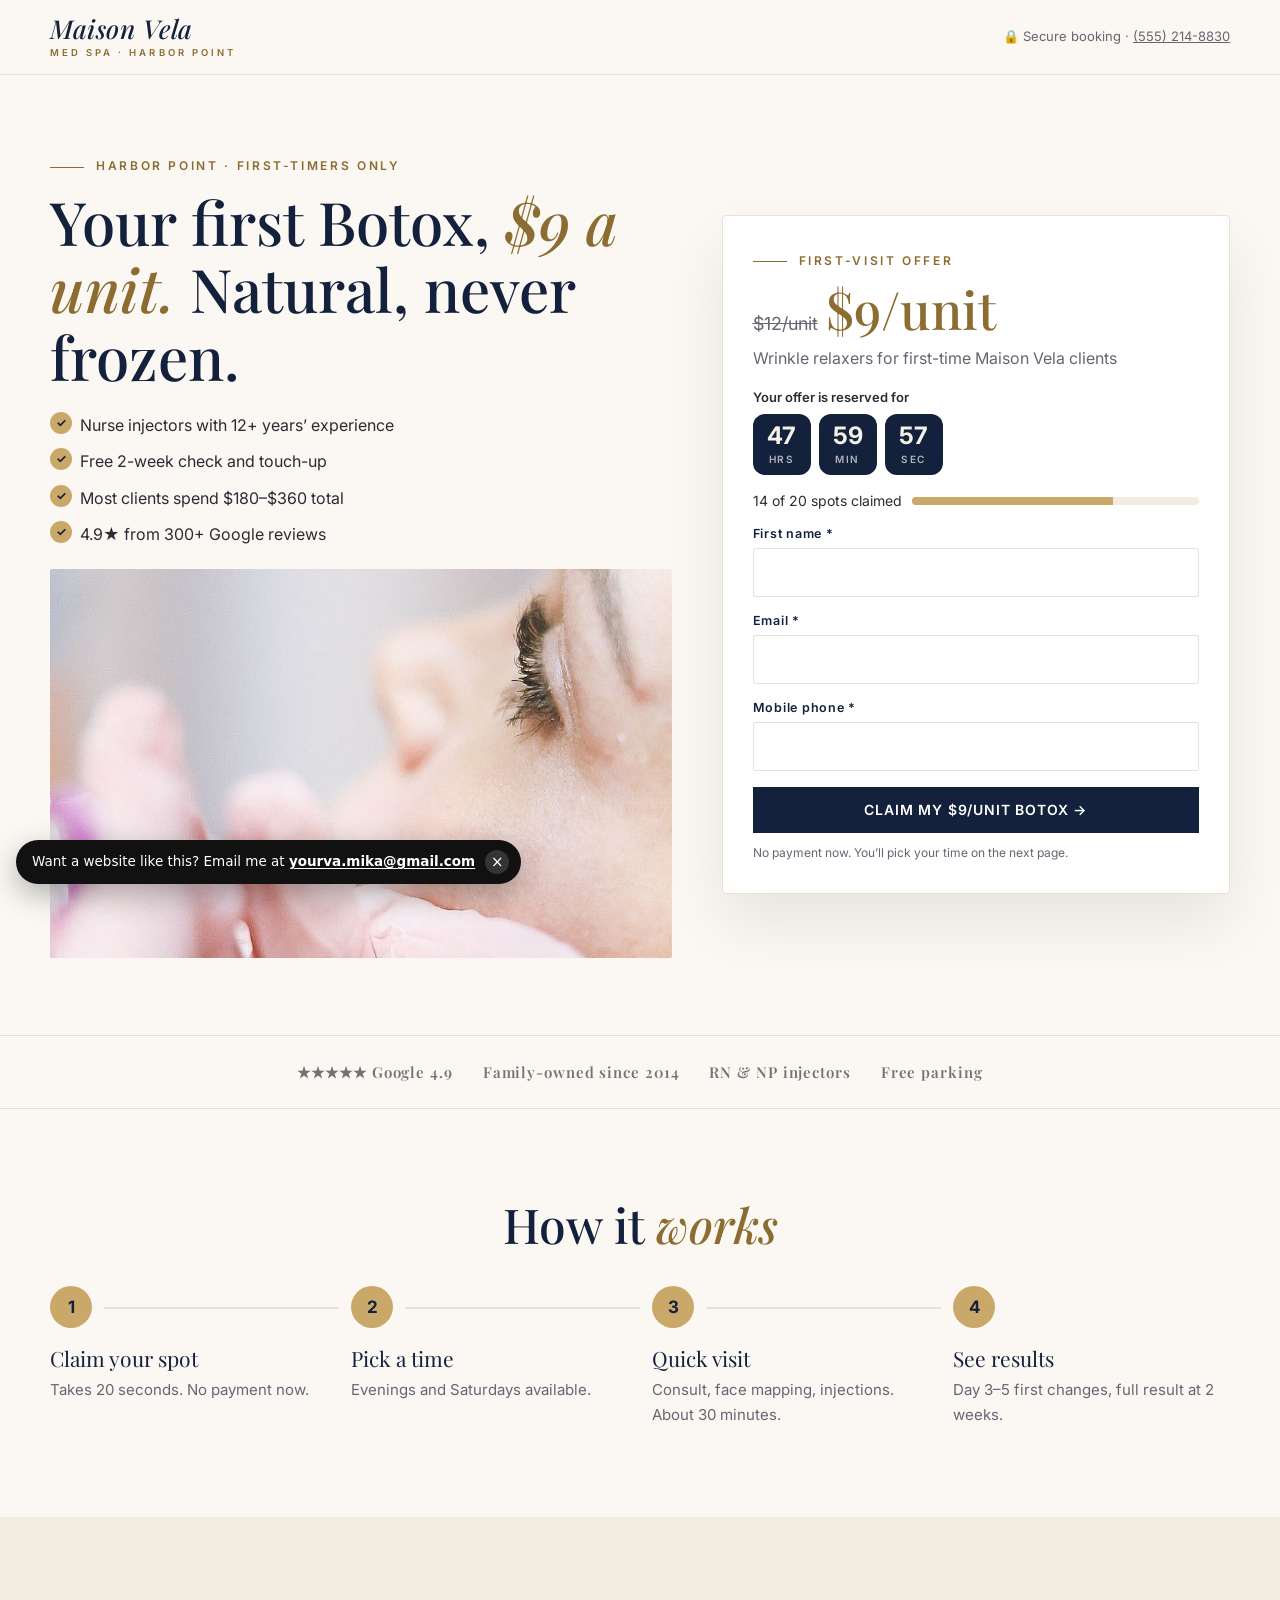
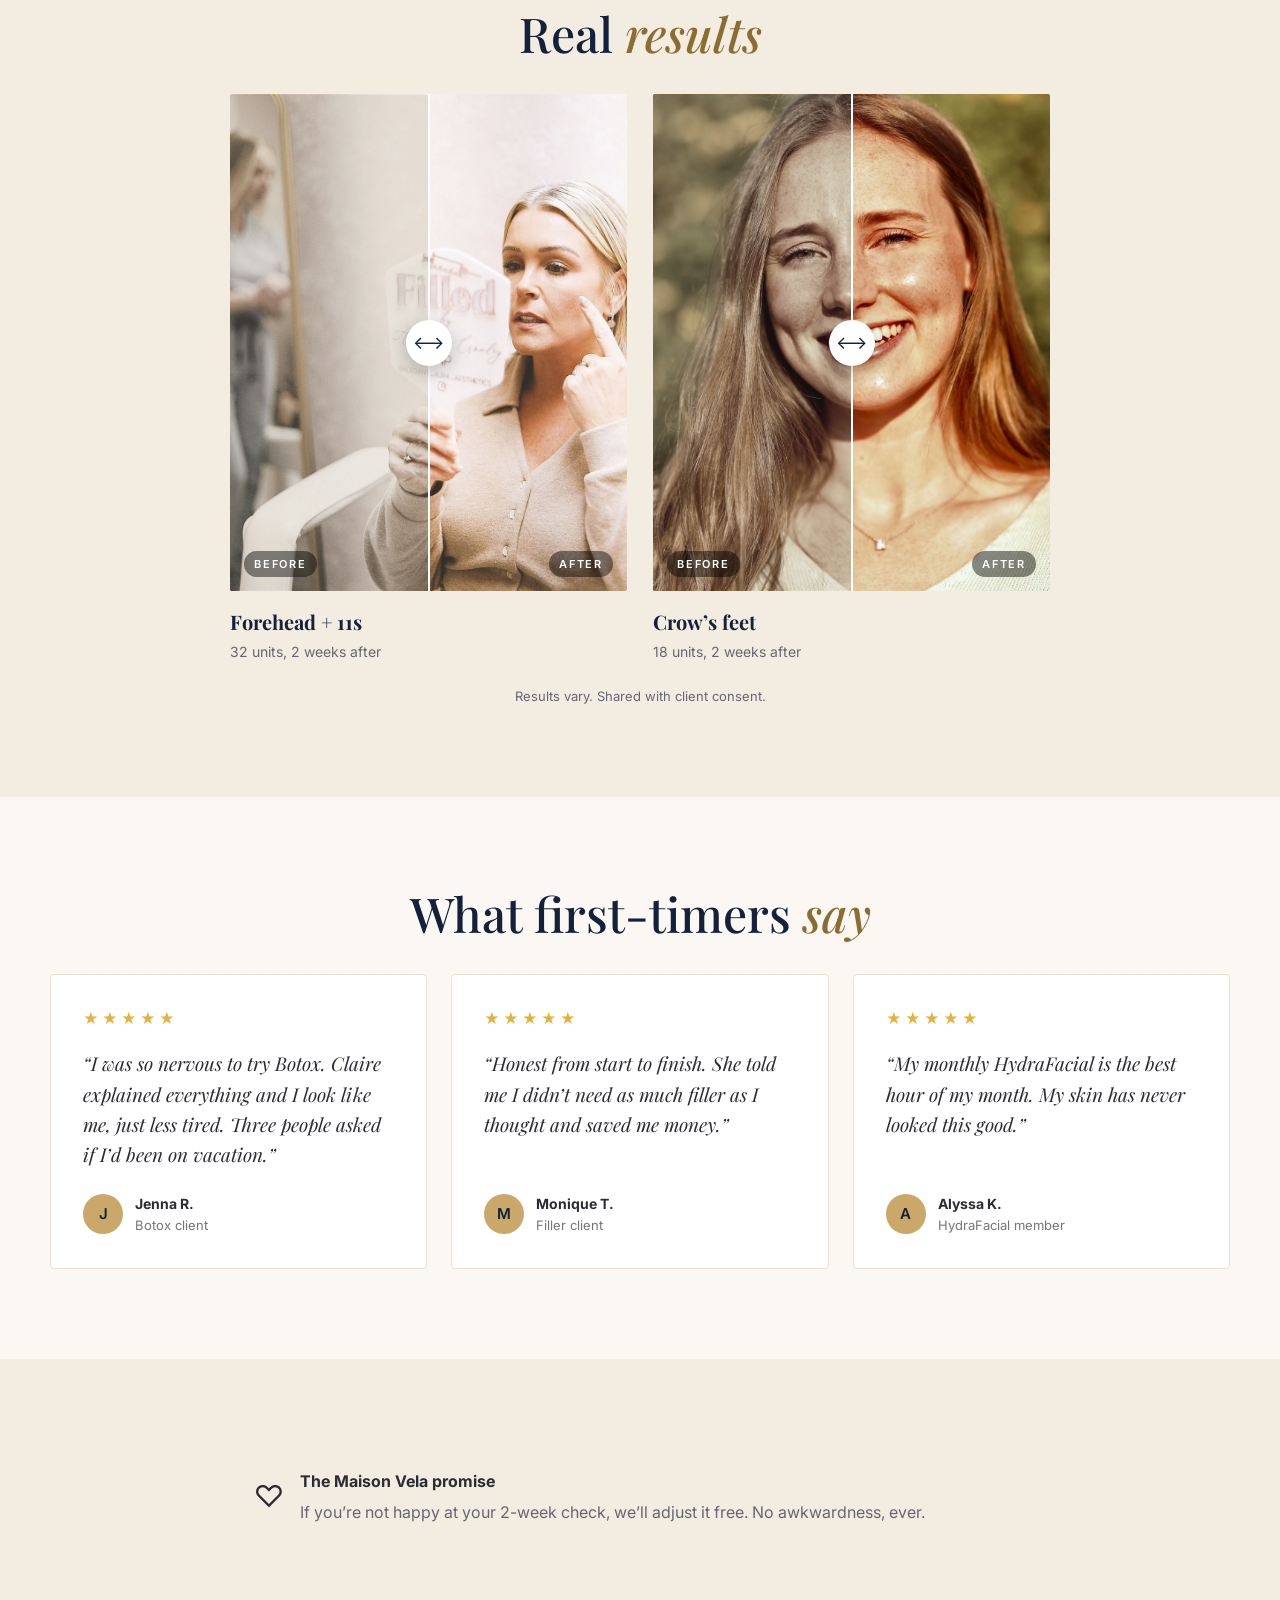
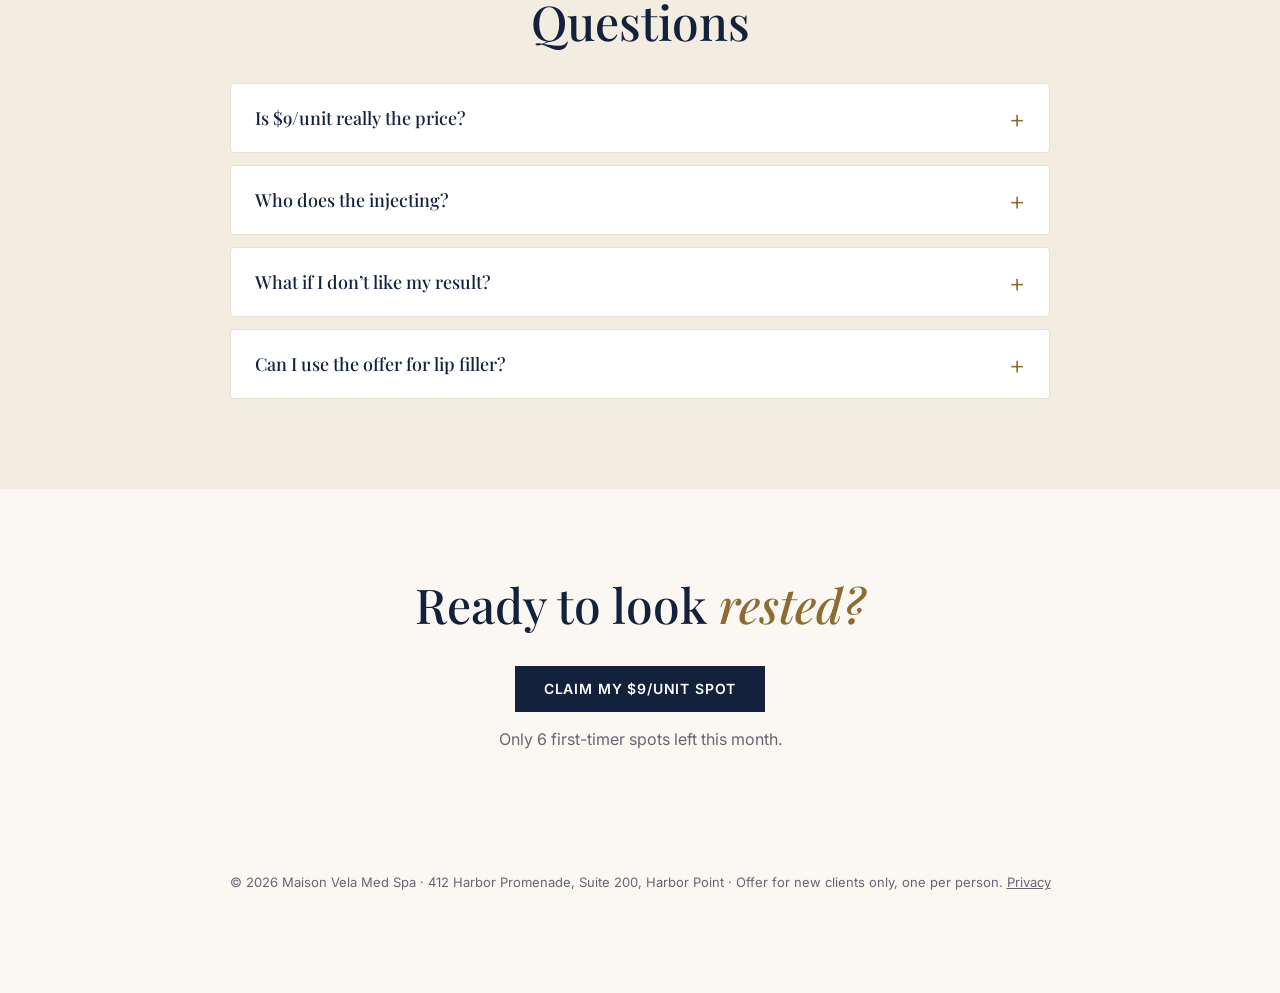
<file: index.html>
<!doctype html><html lang="en"><head><meta charset="utf-8"><meta name="viewport" content="width=device-width,initial-scale=1">
<title>$9/unit Botox for first-timers | Maison Vela</title><meta name="robots" content="noindex, nofollow"><meta name="description" content="Natural-looking Botox from $9/unit for first-time clients at Maison Vela in Harbor Point. Limited spots."><meta property="og:title" content="$9/unit Botox for first-timers | Maison Vela"><meta property="og:description" content="Natural-looking Botox from $9/unit for first-time clients at Maison Vela in Harbor Point. Limited spots.">
<link rel="icon" href="data:image/svg+xml,<svg xmlns='http://www.w3.org/2000/svg' viewBox='0 0 64 64'><rect width='64' height='64' rx='14' fill='%2314213D'/><text x='32' y='44' font-size='32' text-anchor='middle' fill='white' font-family='Georgia'>M</text></svg>">
<link rel="preconnect" href="https://fonts.googleapis.com"><link rel="preconnect" href="https://fonts.gstatic.com" crossorigin>
<link href="https://fonts.googleapis.com/css2?family=Playfair+Display:ital,wght@0,500;0,600;1,500&family=Inter:wght@400;500;600;700&display=swap" rel="stylesheet"><link rel="stylesheet" href="css/style.css"></head><body><div class="f-top"><div class="wrap"><a class="logo" href="#"><b>Maison Vela</b><small>Med Spa · Harbor Point</small></a><span class="secure">🔒 Secure booking · <a href="tel:5552148830">(555) 214-8830</a></span></div></div>
<section class="f-hero"><div class="wrap"><div><span class="eyebrow">Harbor Point · First-timers only</span><h1>Your first Botox, <em>$9 a unit.</em> Natural, never frozen.</h1>
<ul class="f-check"><li>Nurse injectors with 12+ years’ experience</li><li>Free 2-week check and touch-up</li><li>Most clients spend $180–$360 total</li><li>4.9★ from 300+ Google reviews</li></ul>
<img src="img/34220525.jpg" alt="Botox treatment" style="border-radius:var(--r-img);aspect-ratio:16/10;object-fit:cover;width:100%"></div><div class="offer-box" id="claim"><span class="eyebrow">First-visit offer</span><div><span class="was">$12/unit</span><span class="now">$9/unit</span></div><p class="muted" style="margin-top:6px">Wrinkle relaxers for first-time Maison Vela clients</p>
<div style="margin:16px 0 6px;font-size:13px;font-weight:600">Your offer is reserved for</div><div class="cd" data-countdown="48"><span><b data-cd="h">47</b><small>hrs</small></span><span><b data-cd="m">59</b><small>min</small></span><span><b data-cd="s">59</b><small>sec</small></span></div>
<div class="spots"><span>14 of 20 spots claimed</span><i><b style="width:70%"></b></i></div><form class="form" data-lead data-next="schedule.html" novalidate style="grid-template-columns:1fr"><div class="field"><label for="f-first">First name *</label><input type="text" name="first" id="f-first" autocomplete="on" placeholder="" required><span class="msg">This field is required.</span></div><div class="field"><label for="f-email">Email *</label><input type="email" name="email" id="f-email" autocomplete="email" placeholder="" required><span class="msg">Please enter a valid email.</span></div><div class="field"><label for="f-phone">Mobile phone *</label><input type="tel" name="phone" id="f-phone" autocomplete="on" placeholder="" required><span class="msg">Please enter a 10-digit phone number.</span></div>
<button class="btn">Claim my $9/unit Botox →</button></form><p class="muted" style="font-size:12px;margin-top:10px">No payment now. You’ll pick your time on the next page.</p></div></div></section>
<section class="tight" style="padding:26px 0;border-block:1px solid var(--line)"><div class="wrap logos"><span>★★★★★ Google 4.9</span><span>Family-owned since 2014</span><span>RN & NP injectors</span><span>Free parking</span></div></section>
<section class="f-sec"><div class="wrap"><h2>How it <em>works</em></h2><div class="steps-line"><div><b>Claim your spot</b><p>Takes 20 seconds. No payment now.</p></div><div><b>Pick a time</b><p>Evenings and Saturdays available.</p></div><div><b>Quick visit</b><p>Consult, face mapping, injections. About 30 minutes.</p></div><div><b>See results</b><p>Day 3–5 first changes, full result at 2 weeks.</p></div></div></div></section>
<section class="f-sec alt"><div class="wrap"><h2>Real <em>results</em></h2><div class="bagrid" style="grid-template-columns:1fr 1fr;max-width:820px;margin:0 auto"><div><div class="ba"><img src="img/34220535.jpg" alt="After" loading="lazy"><img class="before" src="img/34220535.jpg" alt="Before" loading="lazy"><div class="bar"></div><span class="lb l">Before</span><span class="lb r">After</span><input type="range" min="0" max="100" value="50" aria-label="Drag to compare before and after"></div><div class="bacap"><b>Forehead + 11s</b><span>32 units, 2 weeks after</span></div></div><div><div class="ba"><img src="img/10260754.jpg" alt="After" loading="lazy"><img class="before" src="img/10260754.jpg" alt="Before" loading="lazy"><div class="bar"></div><span class="lb l">Before</span><span class="lb r">After</span><input type="range" min="0" max="100" value="50" aria-label="Drag to compare before and after"></div><div class="bacap"><b>Crow’s feet</b><span>18 units, 2 weeks after</span></div></div></div><p class="consent center">Results vary. Shared with client consent.</p></div></section>
<section class="f-sec"><div class="wrap"><h2>What first-timers <em>say</em></h2><div class="plans" style="align-items:stretch"><div class="review"><span class="stars" aria-label="5 stars">★★★★★</span><p>“I was so nervous to try Botox. Claire explained everything and I look like me, just less tired. Three people asked if I’d been on vacation.”</p><div class="who"><i>J</i><div><b>Jenna R.</b><span>Botox client</span></div></div></div><div class="review"><span class="stars" aria-label="5 stars">★★★★★</span><p>“Honest from start to finish. She told me I didn’t need as much filler as I thought and saved me money.”</p><div class="who"><i>M</i><div><b>Monique T.</b><span>Filler client</span></div></div></div><div class="review"><span class="stars" aria-label="5 stars">★★★★★</span><p>“My monthly HydraFacial is the best hour of my month. My skin has never looked this good.”</p><div class="who"><i>A</i><div><b>Alyssa K.</b><span>HydraFacial member</span></div></div></div></div></div></section>
<section class="f-sec alt"><div class="wrap" style="max-width:820px"><div class="guarantee"><i>♡</i><div><b>The Maison Vela promise</b><p class="muted" style="margin:4px 0 0">If you’re not happy at your 2-week check, we’ll adjust it free. No awkwardness, ever.</p></div></div><h2 style="margin-top:50px">Questions</h2><div class="faq"><details><summary>Is $9/unit really the price?</summary><p>Yes, for your first wrinkle-relaxer visit. Most first-timers use 20–40 units ($180–$360).</p></details><details><summary>Who does the injecting?</summary><p>A registered nurse or nurse practitioner with at least 5 years of experience.</p></details><details><summary>What if I don’t like my result?</summary><p>Come back at 2 weeks for a free check and touch-up.</p></details><details><summary>Can I use the offer for lip filler?</summary><p>This offer is for wrinkle relaxers. Lip flips can be added at your visit.</p></details></div></div></section>
<section class="f-sec center"><div class="wrap"><h2>Ready to look <em>rested?</em></h2><a class="btn" href="#claim">Claim my $9/unit spot</a><p class="muted" style="margin-top:14px">Only 6 first-timer spots left this month.</p></div></section>
<div class="f-foot">© 2026 Maison Vela Med Spa · 412 Harbor Promenade, Suite 200, Harbor Point · Offer for new clients only, one per person. <a href="privacy.html">Privacy</a></div>
<a class="btn mobile-book" href="#claim">Claim $9/unit Botox</a><div id="exit-pop"><div class="pop-bg"></div><div class="pop" style="grid-template-columns:1fr;width:min(480px,100%)"><div class="in" style="text-align:center"><button class="pop-close" aria-label="Close">×</button><span class="eyebrow">Wait, before you go</span><h3>Get a free lip flip with your first Botox</h3><p class="muted" style="margin-bottom:18px">A $95 value, only for this visit.</p>
<form class="form" data-lead data-next="schedule.html" novalidate style="grid-template-columns:1fr;text-align:left"><div class="field"><label for="f-first">First name *</label><input type="text" name="first" id="f-first" autocomplete="on" placeholder="" required><span class="msg">This field is required.</span></div><div class="field"><label for="f-phone">Mobile phone *</label><input type="tel" name="phone" id="f-phone" autocomplete="on" placeholder="" required><span class="msg">Please enter a 10-digit phone number.</span></div><div class="field"><label for="f-email">Email *</label><input type="email" name="email" id="f-email" autocomplete="email" placeholder="" required><span class="msg">Please enter a valid email.</span></div><button class="btn">Yes, add my free lip flip</button></form><button class="link" data-close style="margin-top:14px;background:none">No thanks</button></div></div></div><script src="js/site-data.js"></script><script src="js/core.js" defer></script></body></html>
</file>
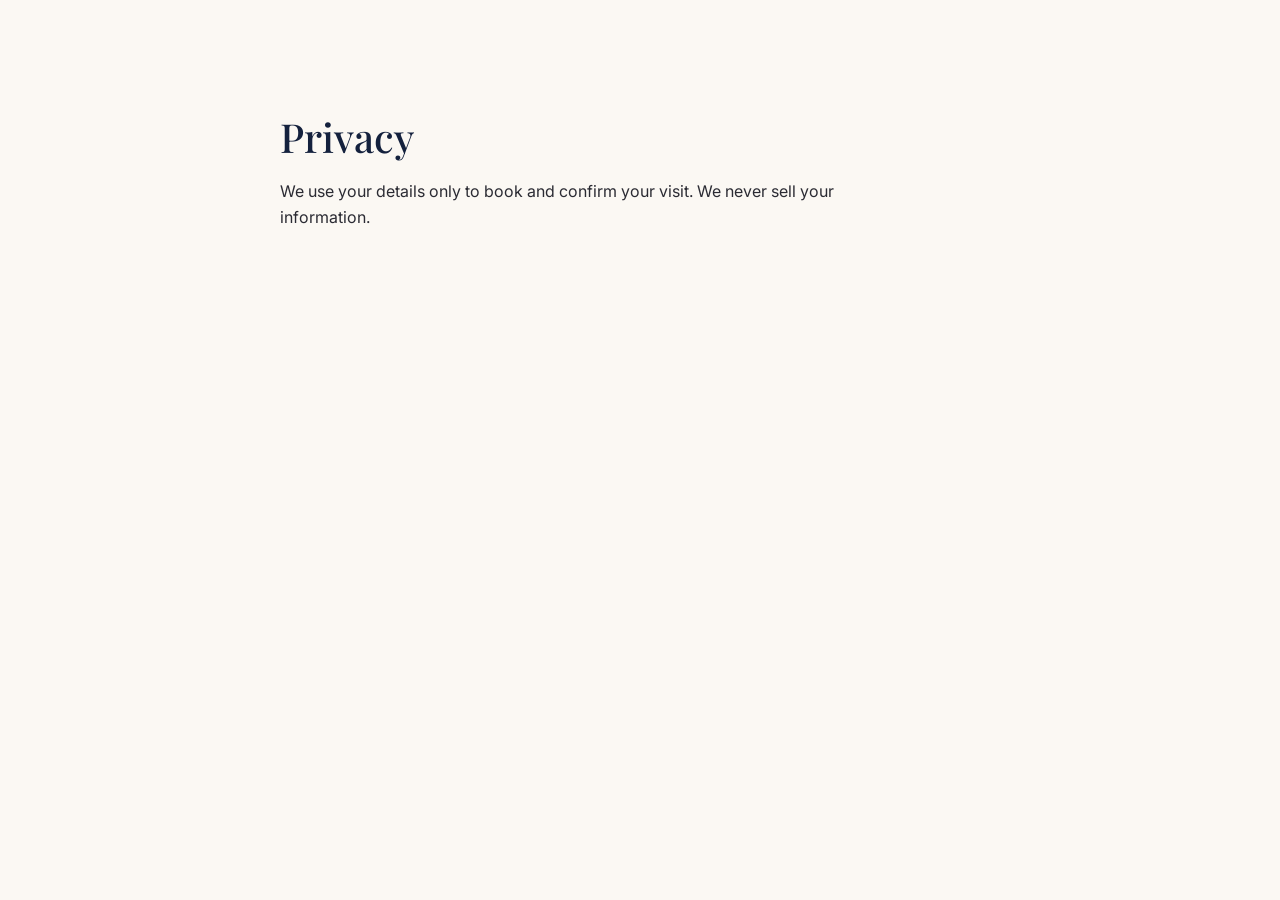
<file: privacy.html>
<!doctype html><html lang="en"><head><meta charset="utf-8"><meta name="viewport" content="width=device-width,initial-scale=1">
<title>Privacy</title><meta name="robots" content="noindex, nofollow"><meta name="description" content=""><meta property="og:title" content="Privacy"><meta property="og:description" content="">
<link rel="icon" href="data:image/svg+xml,<svg xmlns='http://www.w3.org/2000/svg' viewBox='0 0 64 64'><rect width='64' height='64' rx='14' fill='%23000'/><text x='32' y='44' font-size='32' text-anchor='middle' fill='white' font-family='Georgia'>A</text></svg>">
<link rel="preconnect" href="https://fonts.googleapis.com"><link rel="preconnect" href="https://fonts.gstatic.com" crossorigin>
<link href="https://fonts.googleapis.com/css2?family=Playfair+Display:ital,wght@0,500;0,600;1,500&family=Inter:wght@400;500;600;700&display=swap" rel="stylesheet"><link rel="stylesheet" href="css/style.css"></head><body><main class="section"><div class="wrap" style="max-width:720px"><h1 style="font-size:40px">Privacy</h1><p style="margin-top:18px">We use your details only to book and confirm your visit. We never sell your information.</p></div></main></body></html>
</file>
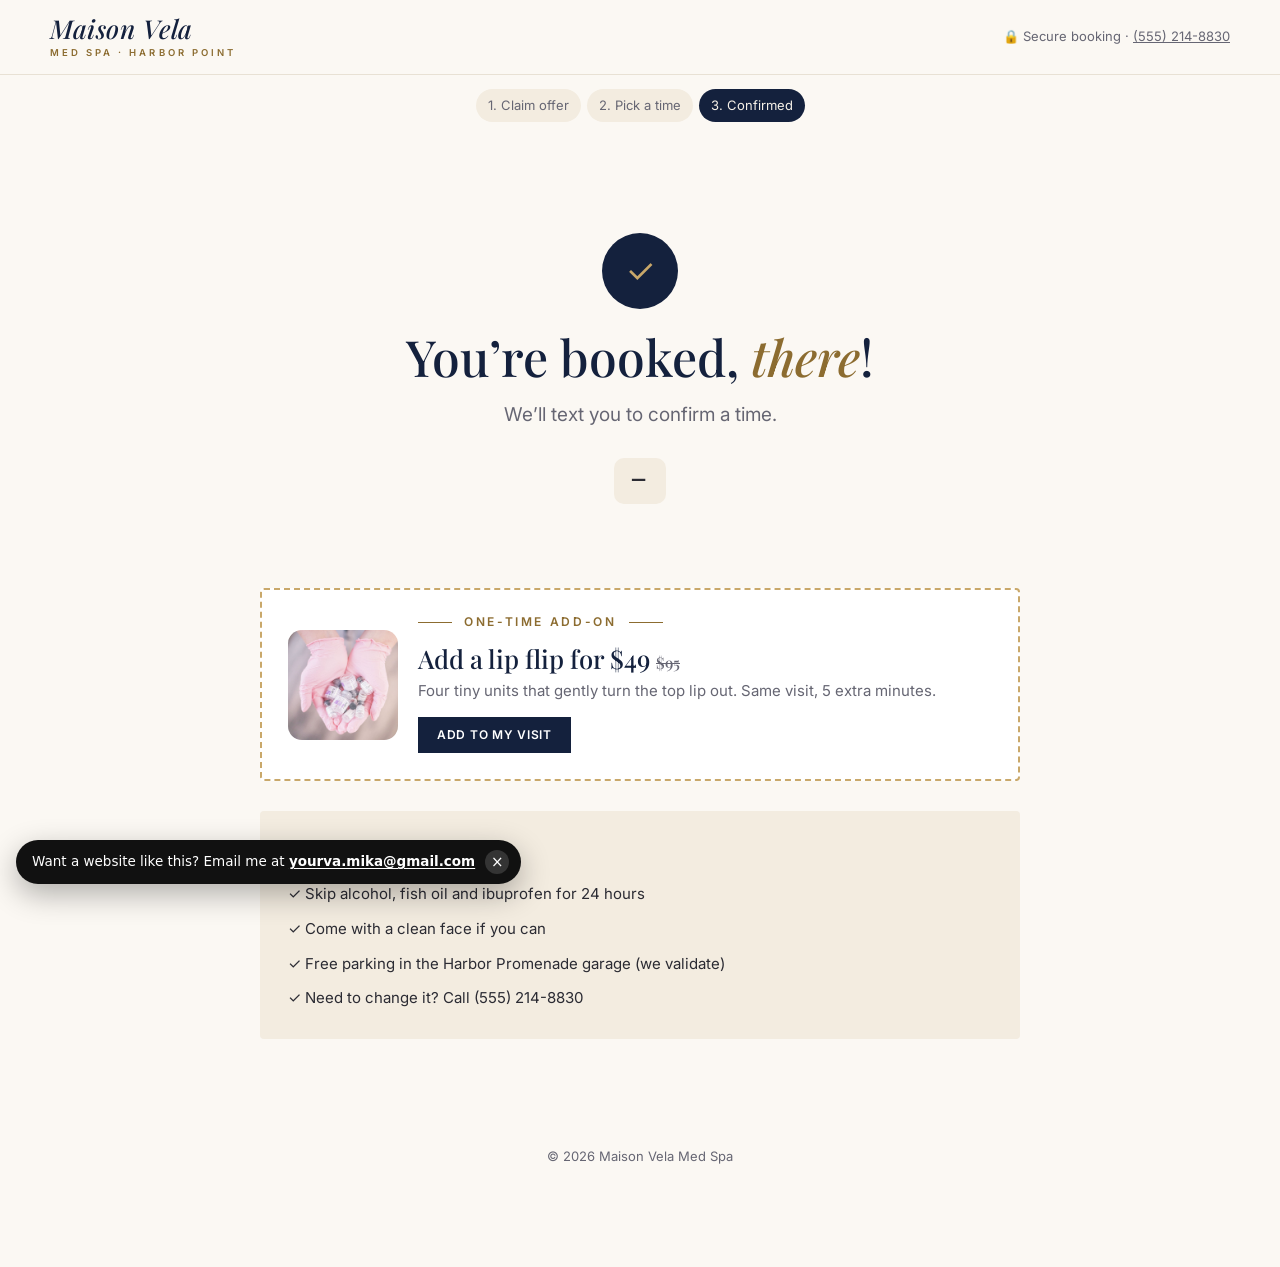
<file: thank-you.html>
<!doctype html><html lang="en"><head><meta charset="utf-8"><meta name="viewport" content="width=device-width,initial-scale=1">
<title>You’re booked! | Maison Vela</title><meta name="robots" content="noindex, nofollow"><meta name="description" content="Booking confirmed."><meta property="og:title" content="You’re booked! | Maison Vela"><meta property="og:description" content="Booking confirmed.">
<link rel="icon" href="data:image/svg+xml,<svg xmlns='http://www.w3.org/2000/svg' viewBox='0 0 64 64'><rect width='64' height='64' rx='14' fill='%2314213D'/><text x='32' y='44' font-size='32' text-anchor='middle' fill='white' font-family='Georgia'>M</text></svg>">
<link rel="preconnect" href="https://fonts.googleapis.com"><link rel="preconnect" href="https://fonts.gstatic.com" crossorigin>
<link href="https://fonts.googleapis.com/css2?family=Playfair+Display:ital,wght@0,500;0,600;1,500&family=Inter:wght@400;500;600;700&display=swap" rel="stylesheet"><link rel="stylesheet" href="css/style.css"></head><body><div class="f-top"><div class="wrap"><a class="logo" href="#"><b>Maison Vela</b><small>Med Spa · Harbor Point</small></a><span class="secure">🔒 Secure booking · <a href="tel:5552148830">(555) 214-8830</a></span></div></div><div class="f-progress"><span class="">1. Claim offer</span><span class="">2. Pick a time</span><span class="on">3. Confirmed</span></div>
<section class="section tight" id="ty"><div class="wrap center" style="max-width:760px"><div class="done-box"><div class="ok">✓</div><h1 style="font-size:clamp(34px,4vw,50px)">You’re booked, <em id="ty-name">there</em>!</h1><p class="lead" id="ty-when" style="margin:14px auto"></p><div class="refcode" id="ty-ref">—</div>
<div class="btns"><button class="btn" id="ty-ics" type="button">Add to calendar</button></div></div>
<div class="upsell"><img src="img/34220325.jpg" alt=""><div><span class="eyebrow">One-time add-on</span><h3>Add a lip flip for $49 <span class="muted" style="font-size:16px;text-decoration:line-through">$95</span></h3><p class="muted" style="font-size:15px;margin:6px 0 14px">Four tiny units that gently turn the top lip out. Same visit, 5 extra minutes.</p><button class="btn sm" data-upsell="Lip flip $49">Add to my visit</button></div></div>
<div class="side-card" style="text-align:left;margin-top:30px"><h3>Before your visit</h3><ul><li>✓ Skip alcohol, fish oil and ibuprofen for 24 hours</li><li>✓ Come with a clean face if you can</li><li>✓ Free parking in the Harbor Promenade garage (we validate)</li><li>✓ Need to change it? Call (555) 214-8830</li></ul></div></div></section><div class="f-foot">© 2026 Maison Vela Med Spa</div><script src="js/site-data.js"></script><script src="js/core.js" defer></script></body></html>
</file>
<file: css/style.css>
/* Base styles shared by all three sites; each site sets its own tokens + look in theme.css */
*{box-sizing:border-box;margin:0;padding:0}[hidden]{display:none!important}
html{scroll-behavior:smooth;-webkit-text-size-adjust:100%}
body{font:16px/1.65 var(--sans);color:var(--ink);background:var(--bg);overflow-x:hidden}
img{max-width:100%;display:block}
a{color:inherit}
button{font:inherit;cursor:pointer;border:0;background:none;color:inherit}
h1,h2,h3,h4{font-family:var(--serif);font-weight:var(--hw,500);line-height:1.12;color:var(--head)}
h1{font-size:clamp(40px,6vw,76px)}h2{font-size:clamp(30px,4vw,48px)}h3{font-size:clamp(21px,2vw,26px)}
h1 em,h2 em,h3 em{font-style:italic;color:var(--accent-ink)}
p{max-width:64ch}
.wrap{width:min(1180px,100% - 40px);margin-inline:auto}
.section{padding:clamp(64px,9vw,120px) 0}
.section.tight{padding:clamp(48px,6vw,80px) 0}
.alt{background:var(--soft)}
.dark{background:var(--deep);color:var(--on-deep)}.dark h2,.dark h3{color:var(--on-deep)}
.eyebrow{font:600 12px/1 var(--sans);letter-spacing:.22em;text-transform:uppercase;color:var(--accent-ink);display:block;margin-bottom:16px}
.dark .eyebrow{color:var(--accent)}
.lead{font-size:clamp(17px,1.5vw,19px);color:var(--muted)}
.dark .lead{color:var(--on-deep-muted)}
.muted{color:var(--muted)}
.center{text-align:center}.center p,p.center{margin-inline:auto}
.head{display:flex;justify-content:space-between;align-items:end;gap:24px;margin-bottom:44px;flex-wrap:wrap}
.head p{margin-top:12px}
.sr{position:absolute;width:1px;height:1px;overflow:hidden;clip:rect(0 0 0 0)}

/* buttons */
.btn{display:inline-flex;align-items:center;justify-content:center;gap:8px;padding:15px 28px;border-radius:var(--r-btn);background:var(--btn);color:var(--btn-ink);font:600 14px/1 var(--sans);letter-spacing:.06em;text-transform:var(--btn-case,uppercase);text-decoration:none;transition:.25s;border:1.5px solid var(--btn)}
.btn:hover{background:var(--btn-hover);border-color:var(--btn-hover);transform:translateY(-1px)}
.btn.ghost{background:transparent;color:var(--head);border-color:currentColor}
.btn.ghost:hover{background:var(--head);color:var(--bg);border-color:var(--head)}
.dark .btn.ghost,.hero .btn.ghost{color:#fff}
.btn.light{background:#fff;color:var(--deep);border-color:#fff}
.btn.disabled{opacity:.45;pointer-events:none}
.btn.sm{padding:11px 18px;font-size:12px}
.link{font-weight:600;text-decoration:none;border-bottom:1.5px solid var(--accent);padding-bottom:2px}

/* announcement + header */
.announce{background:var(--deep);color:var(--on-deep);font-size:13.5px;text-align:center;padding:10px 44px;position:relative}
.announce a{color:var(--accent);font-weight:600}
.announce button{position:absolute;right:14px;top:50%;transform:translateY(-50%);font-size:18px;opacity:.7}
.site-header{position:sticky;top:0;z-index:50;background:var(--hdr-bg);transition:.3s;border-bottom:1px solid transparent}
.site-header.scrolled{box-shadow:0 8px 30px rgba(0,0,0,.07);border-color:var(--line)}
.site-header .wrap{display:flex;align-items:center;justify-content:space-between;height:80px;gap:20px}
.logo{text-decoration:none;display:flex;flex-direction:column;line-height:1}
.logo b{font:var(--logo-w,500) 26px/1 var(--serif);color:var(--head);letter-spacing:var(--logo-ls,.02em)}
.logo small{font:600 9.5px/1 var(--sans);letter-spacing:.32em;text-transform:uppercase;color:var(--accent-ink);margin-top:6px}
.nav{display:flex;gap:30px}
.nav a{text-decoration:none;font:500 14.5px var(--sans);color:var(--ink);position:relative;padding:6px 0}
.nav a::after{content:"";position:absolute;left:0;right:100%;bottom:0;height:1.5px;background:var(--accent);transition:.3s}
.nav a:hover::after,.nav a.active::after{right:0}
.hdr-cta{display:flex;align-items:center;gap:14px}
.hdr-cta .tel{font:600 14px var(--sans);text-decoration:none;color:var(--head)}
.burger{display:none;width:42px;height:42px;position:relative}
.burger i{position:absolute;left:9px;right:9px;height:2px;background:var(--head);transition:.3s}
.burger i:nth-child(1){top:14px}.burger i:nth-child(2){top:20px}.burger i:nth-child(3){top:26px}
.nav-open .burger i:nth-child(1){top:20px;transform:rotate(45deg)}.nav-open .burger i:nth-child(2){opacity:0}.nav-open .burger i:nth-child(3){top:20px;transform:rotate(-45deg)}
.mobile-nav{display:none}
.cart-btn{position:relative;width:42px;height:42px;display:flex;align-items:center;justify-content:center}
.cart-count{position:absolute;top:2px;right:0;background:var(--accent);color:var(--deep);font:700 11px/18px var(--sans);min-width:18px;height:18px;border-radius:9px;text-align:center}

/* hero */
.hero{position:relative;min-height:min(88vh,820px);display:flex;align-items:center;color:#fff;overflow:hidden}
.hero>img{position:absolute;inset:0;width:100%;height:100%;object-fit:cover;object-position:var(--hero-pos,center)}
.hero::before{content:"";position:absolute;inset:0;background:var(--hero-shade);z-index:1}
.hero .wrap{position:relative;z-index:2}
.hero h1{color:#fff;max-width:13ch}
.hero h1 em{color:var(--accent)}
.hero p{font-size:clamp(17px,1.6vw,20px);margin:22px 0 34px;opacity:.92;max-width:46ch}
.hero .btns{display:flex;gap:14px;flex-wrap:wrap}
.hero .proof{display:flex;gap:28px;margin-top:46px;flex-wrap:wrap;font-size:14px}
.hero .proof b{display:block;font:500 28px/1 var(--serif);color:var(--accent);margin-bottom:6px}
.page-hero{padding:clamp(56px,8vw,100px) 0 clamp(40px,5vw,64px);background:var(--soft);text-align:center}
.page-hero p{margin:16px auto 0}
.crumbs{font-size:13px;color:var(--muted);margin-bottom:16px}.crumbs a{text-decoration:none}

/* trust strip */
.trust{border-bottom:1px solid var(--line);background:var(--bg)}
.trust .wrap{display:grid;grid-template-columns:repeat(4,1fr);gap:20px;padding:26px 0}
.trust div{display:flex;align-items:center;gap:12px;font-size:14px;color:var(--muted)}
.trust b{display:block;color:var(--head);font-size:15px}
.trust i{font-style:normal;width:42px;height:42px;flex:none;border-radius:50%;background:var(--soft);display:flex;align-items:center;justify-content:center;color:var(--accent-ink);font-size:18px}

/* split */
.split{display:grid;grid-template-columns:1fr 1fr;gap:clamp(36px,6vw,90px);align-items:center}
.split.rev>:first-child{order:2}
.split .ph{position:relative}
.split .ph img{width:100%;aspect-ratio:4/5;object-fit:cover;border-radius:var(--r-img)}
.split .ph .tag{position:absolute;left:-18px;bottom:30px;background:var(--bg);padding:18px 22px;border-radius:var(--r-card);box-shadow:0 20px 40px rgba(0,0,0,.12);font-size:13px;max-width:220px}
.split .ph .tag b{display:block;font:500 30px/1 var(--serif);color:var(--accent-ink);margin-bottom:4px}
.split h2{margin-bottom:20px}.split p+p{margin-top:14px}
.checks{list-style:none;margin:24px 0 32px;display:grid;gap:12px}
.checks li{padding-left:30px;position:relative}
.checks li::before{content:"✓";position:absolute;left:0;top:0;width:20px;height:20px;border-radius:50%;background:var(--soft);color:var(--accent-ink);font-size:12px;display:flex;align-items:center;justify-content:center;font-weight:700}

/* treatment cards */
.tgrid{display:grid;grid-template-columns:repeat(3,1fr);gap:26px}
.tcard{background:var(--card);border-radius:var(--r-card);overflow:hidden;text-decoration:none;display:flex;flex-direction:column;transition:.3s;border:1px solid var(--line)}
.tcard:hover{transform:translateY(-4px);box-shadow:0 24px 50px rgba(0,0,0,.09)}
.tcard .im{overflow:hidden;aspect-ratio:4/3;border-radius:var(--r-timg,0)}
.tcard img{width:100%;height:100%;object-fit:cover;transition:.6s}
.tcard:hover img{transform:scale(1.05)}
.tcard .bd{padding:24px 24px 26px;display:flex;flex-direction:column;flex:1}
.tcard .cat{font:600 11px var(--sans);letter-spacing:.18em;text-transform:uppercase;color:var(--accent-ink)}
.tcard h3{margin:8px 0 10px}
.tcard p{font-size:15px;color:var(--muted);flex:1}
.tcard .meta{display:flex;justify-content:space-between;align-items:center;margin-top:20px;padding-top:16px;border-top:1px solid var(--line);font-size:14px}
.tcard .meta b{color:var(--head)}
.tcard .meta span{color:var(--accent-ink);font-weight:600}

/* finder */
#finder{background:var(--card);border-radius:var(--r-card);padding:clamp(28px,4vw,48px);border:1px solid var(--line)}
.concerns{display:flex;flex-wrap:wrap;gap:12px;margin-top:24px}
.concern{padding:13px 20px;border-radius:40px;border:1.5px solid var(--line);font-size:15px;background:var(--bg);transition:.2s}
.concern:hover{border-color:var(--accent)}
.concern.on{background:var(--deep);color:var(--on-deep);border-color:var(--deep)}
.finder-out{display:none;margin-top:30px}.finder-out.on{display:block;animation:fade .4s}
.finder-note{margin-bottom:18px;color:var(--muted)}
.finder-cards{display:grid;grid-template-columns:repeat(auto-fit,minmax(240px,1fr));gap:16px}
.fcard{display:flex;gap:14px;align-items:center;text-decoration:none;background:var(--soft);border-radius:var(--r-card);padding:12px}
.fcard img{width:84px;height:84px;object-fit:cover;border-radius:calc(var(--r-card) - 4px)}
.fcard b{display:block;font-family:var(--serif);font-size:19px;color:var(--head)}
.fcard span{display:block;font-size:14px;color:var(--muted)}.fcard em{font-style:normal;font-size:13px;font-weight:600;color:var(--accent-ink)}
@keyframes fade{from{opacity:0;transform:translateY(8px)}}

/* before after */
.ba{position:relative;aspect-ratio:4/5;overflow:hidden;border-radius:var(--r-img);--pos:50%;user-select:none}
.ba img{position:absolute;inset:0;width:100%;height:100%;object-fit:cover}
.ba .before{filter:var(--before-filter,saturate(.55) contrast(.9) brightness(.94) sepia(.15));clip-path:inset(0 calc(100% - var(--pos)) 0 0)}
.ba .bar{position:absolute;top:0;bottom:0;left:var(--pos);width:2px;background:#fff;transform:translateX(-1px);pointer-events:none}
.ba .bar::after{content:"⟷";position:absolute;top:50%;left:50%;transform:translate(-50%,-50%);width:46px;height:46px;border-radius:50%;background:#fff;color:var(--deep);display:flex;align-items:center;justify-content:center;font-size:18px;box-shadow:0 6px 20px rgba(0,0,0,.25)}
.ba input{position:absolute;inset:0;width:100%;height:100%;opacity:0;cursor:ew-resize;margin:0}
.ba .lb{position:absolute;bottom:14px;font:600 11px var(--sans);letter-spacing:.16em;text-transform:uppercase;background:rgba(0,0,0,.45);color:#fff;padding:6px 10px;border-radius:20px;pointer-events:none}
.ba .lb.l{left:14px}.ba .lb.r{right:14px}
.bagrid{display:grid;grid-template-columns:repeat(3,1fr);gap:26px}
.bacap{margin-top:14px}.bacap b{font-family:var(--serif);font-size:20px;color:var(--head);display:block}.bacap span{font-size:14px;color:var(--muted)}
.filters{display:flex;gap:10px;flex-wrap:wrap;margin-bottom:34px}
.filters button{padding:10px 18px;border-radius:30px;border:1.5px solid var(--line);font-size:14px}
.filters button.on{background:var(--deep);color:var(--on-deep);border-color:var(--deep)}
.consent{font-size:13px;color:var(--muted);margin-top:22px}

/* reviews */
.carousel{position:relative;overflow:hidden}
.track{display:flex;transition:transform .6s cubic-bezier(.2,.7,.2,1)}
.slide{flex:0 0 33.333%;padding:0 12px}
.review{background:var(--card);border-radius:var(--r-card);padding:32px;height:100%;border:1px solid var(--line);display:flex;flex-direction:column}
.dark .review{background:rgba(255,255,255,.06);border-color:rgba(255,255,255,.1);color:var(--on-deep)}
.stars{color:var(--star,#E2B33C);letter-spacing:3px;font-size:15px}
.review p{font:var(--quote-font);margin:16px 0 22px;flex:1}
.review .who{display:flex;align-items:center;gap:12px;font-size:14px}
.review .who i{width:40px;height:40px;border-radius:50%;background:var(--accent);color:var(--deep);font:600 15px/40px var(--sans);text-align:center;font-style:normal}
.review .who span{display:block;opacity:.65;font-size:13px}
.cnav{display:flex;gap:10px}
.cnav button{width:48px;height:48px;border-radius:50%;border:1.5px solid currentColor;font-size:18px;opacity:.8;transition:.2s}
.cnav button:hover{opacity:1;background:var(--accent);border-color:var(--accent);color:var(--deep)}
.rating{display:flex;align-items:center;gap:14px}
.rating b{font:500 52px/1 var(--serif);color:var(--accent)}

/* pricing / membership */
.plans{display:grid;grid-template-columns:repeat(3,1fr);gap:24px;align-items:stretch}
.plan{background:var(--card);border:1px solid var(--line);border-radius:var(--r-card);padding:36px 32px;display:flex;flex-direction:column;position:relative}
.plan.feat{background:var(--deep);color:var(--on-deep);border-color:var(--deep);transform:translateY(-10px)}
.plan.feat h3{color:var(--on-deep)}
.plan .pill{position:absolute;top:-13px;left:32px;background:var(--accent);color:var(--deep);font:700 11px var(--sans);letter-spacing:.14em;text-transform:uppercase;padding:6px 12px;border-radius:20px}
.plan .price{font:500 46px/1 var(--serif);margin:18px 0 6px;color:var(--accent-ink)}
.plan.feat .price{color:var(--accent)}
.plan .price small{font:14px var(--sans);opacity:.7;margin-left:4px}
.plan ul{list-style:none;margin:22px 0 30px;display:grid;gap:11px;flex:1;font-size:15px}
.plan li{padding-left:26px;position:relative}.plan li::before{content:"✓";position:absolute;left:0;color:var(--accent);font-weight:700}
.toggle{display:inline-flex;align-items:center;gap:12px;font-size:15px;margin-top:22px}
.switch{position:relative;width:52px;height:28px}.switch input{opacity:0;width:0;height:0}
.switch span{position:absolute;inset:0;border-radius:28px;background:var(--line);transition:.3s;cursor:pointer}
.switch span::before{content:"";position:absolute;width:22px;height:22px;left:3px;top:3px;border-radius:50%;background:#fff;transition:.3s;box-shadow:0 2px 6px rgba(0,0,0,.2)}
.switch input:checked+span{background:var(--accent)}.switch input:checked+span::before{transform:translateX(24px)}
.ptable{width:100%;border-collapse:collapse;background:var(--card);border-radius:var(--r-card);overflow:hidden}
.ptable th,.ptable td{text-align:left;padding:16px 20px;border-bottom:1px solid var(--line);font-size:15px}
.ptable th{font:600 12px var(--sans);letter-spacing:.14em;text-transform:uppercase;color:var(--accent-ink);background:var(--soft)}
.ptable td:last-child{text-align:right;font-weight:600;color:var(--head)}

/* calculator */
#calc{display:grid;grid-template-columns:1.3fr 1fr;gap:30px;align-items:start}
.calc-box{background:var(--card);border:1px solid var(--line);border-radius:var(--r-card);padding:32px}
.areas{display:grid;grid-template-columns:repeat(2,1fr);gap:10px;margin:16px 0 28px}
.chip{display:flex;justify-content:space-between;align-items:center;gap:10px;padding:13px 16px;border-radius:12px;border:1.5px solid var(--line);cursor:pointer;font-size:15px;transition:.2s}
.chip input{accent-color:var(--deep)}
.chip:has(input:checked){border-color:var(--deep);background:var(--soft)}
.chip span{flex:1}.chip small{color:var(--muted)}
.pkgs{display:grid;grid-template-columns:repeat(3,1fr);gap:10px;margin-top:16px}
.pkgs label{border:1.5px solid var(--line);border-radius:12px;padding:14px;text-align:center;cursor:pointer;font-size:14px}
.pkgs label:has(input:checked){border-color:var(--deep);background:var(--deep);color:var(--on-deep)}
.pkgs input{display:none}.pkgs b{display:block;font-size:17px}
.calc-sum{position:sticky;top:110px;background:var(--deep);color:var(--on-deep);border-radius:var(--r-card);padding:34px}
.calc-sum h3{color:var(--on-deep)}
#c-total{font:500 56px/1 var(--serif);color:var(--accent);margin:18px 0 8px}
#c-areas{opacity:.8;font-size:15px;margin-top:10px}
#c-save{display:inline-block;background:var(--accent);color:var(--deep);border-radius:20px;padding:4px 12px;font-size:13px;font-weight:700}
#c-month{font-size:14px;opacity:.75;margin:14px 0 26px}

/* shop */
.pgrid{display:grid;grid-template-columns:repeat(3,1fr);gap:26px}
.prod{background:var(--card);border-radius:var(--r-card);overflow:hidden;border:1px solid var(--line);display:flex;flex-direction:column}
.prod .im{aspect-ratio:1/1;overflow:hidden;background:var(--soft)}.prod img{width:100%;height:100%;object-fit:cover}
.prod .bd{padding:22px;display:flex;flex-direction:column;flex:1}
.prod h3{font-size:22px}.prod p{font-size:14.5px;color:var(--muted);margin:8px 0 18px;flex:1}
.prod .row{display:flex;justify-content:space-between;align-items:center;gap:10px}
.prod .row b{font-size:18px;color:var(--head)}
.prod select{padding:10px;border-radius:10px;border:1.5px solid var(--line);font:inherit;background:var(--bg)}
.drawer{position:fixed;top:0;right:0;bottom:0;width:min(420px,100%);background:var(--bg);z-index:90;transform:translateX(100%);transition:.4s;display:flex;flex-direction:column;box-shadow:-20px 0 60px rgba(0,0,0,.15)}
.cart-open .drawer{transform:none}
.drawer-bg{position:fixed;inset:0;background:rgba(0,0,0,.35);z-index:89;opacity:0;pointer-events:none;transition:.3s}
.cart-open .drawer-bg{opacity:1;pointer-events:auto}
.drawer header{display:flex;justify-content:space-between;align-items:center;padding:24px;border-bottom:1px solid var(--line)}
.drawer header h3{font-size:24px}
#cart-items{flex:1;overflow:auto;padding:16px 24px}
.ci{display:flex;gap:14px;align-items:center;padding:12px 0;border-bottom:1px solid var(--line)}
.ci img{width:62px;height:62px;object-fit:cover;border-radius:10px}.ci div:nth-child(2){flex:1;font-size:14px}.ci b{display:block}
.qty{display:flex;align-items:center;gap:8px;border:1.5px solid var(--line);border-radius:20px;padding:2px 6px}.qty button{width:24px;height:24px;font-size:16px}
.drawer footer{padding:24px;border-top:1px solid var(--line)}
.drawer footer .row{display:flex;justify-content:space-between;font-size:15px;margin-bottom:8px}
.drawer footer .row.total{font-weight:700;font-size:17px;margin:12px 0 18px}
.drawer footer .btn{width:100%}

/* forms */
.form{display:grid;grid-template-columns:1fr 1fr;gap:16px}
.form .full{grid-column:1/-1}
.field label{display:block;font:600 12.5px var(--sans);letter-spacing:.06em;margin-bottom:7px;color:var(--head)}
.field input,.field select,.field textarea{width:100%;padding:14px 16px;border-radius:var(--r-input);border:1.5px solid var(--line);background:var(--card);font:15px var(--sans);color:var(--ink);transition:.2s}
.field textarea{min-height:120px;resize:vertical}
.field input:focus,.field select:focus,.field textarea:focus{outline:none;border-color:var(--accent-ink)}
.field.err input,.field.err select,.field.err textarea{border-color:#C2410C;background:#FFF7F3}
.field .msg{display:none;font-size:12.5px;color:#C2410C;margin-top:5px}.field.err .msg{display:block}
.check{display:flex;gap:10px;align-items:flex-start;font-size:14px;color:var(--muted)}
.check input{margin-top:4px;accent-color:var(--deep)}
.field.err .check{color:#C2410C}
.form-done{text-align:center;padding:30px 10px}
.form-done .ok{width:64px;height:64px;border-radius:50%;background:var(--soft);color:var(--accent-ink);font-size:28px;display:flex;align-items:center;justify-content:center;margin:0 auto 16px}
.newsletter{display:flex;gap:10px;margin-top:16px}
.newsletter .field{flex:1}.newsletter input{background:rgba(255,255,255,.08);border-color:rgba(255,255,255,.2);color:var(--on-deep)}

/* booking */
#booking{background:var(--card);border:1px solid var(--line);border-radius:var(--r-card);padding:clamp(22px,4vw,44px);scroll-margin-top:110px}
.steps{list-style:none;display:flex;gap:8px;margin-bottom:34px;counter-reset:s}
.steps li{flex:1;font-size:13px;color:var(--muted);counter-increment:s;padding-top:12px;border-top:3px solid var(--line)}
.steps li.on{color:var(--head);border-color:var(--accent);font-weight:600}.steps li.done{border-color:var(--deep)}
.steps li::before{content:counter(s) ". "}
.step h3{margin-bottom:6px}.step>p{margin-bottom:22px}
.opts{display:grid;grid-template-columns:repeat(2,1fr);gap:12px}
.opt{cursor:pointer}.opt input{position:absolute;opacity:0}
.opt span{display:block;border:1.5px solid var(--line);border-radius:14px;padding:16px 18px;transition:.2s;height:100%}
.opt b{display:block;font-size:16px;color:var(--head)}.opt small{color:var(--muted);font-size:13.5px}
.opt input:checked+span{border-color:var(--deep);background:var(--soft);box-shadow:inset 0 0 0 1px var(--deep)}
.opt input:focus-visible+span{outline:2px solid var(--accent)}
.opt.prov span{display:flex;flex-direction:column;align-items:center;text-align:center}
.opt.prov img,.anyp{width:64px;height:64px;border-radius:50%;object-fit:cover;margin-bottom:10px}
.anyp{background:var(--deep);color:var(--accent);display:flex;align-items:center;justify-content:center;font-size:24px;font-style:normal}
.calwrap{display:grid;grid-template-columns:1fr 1fr;gap:30px}
.calhead{display:flex;justify-content:space-between;align-items:center;margin-bottom:12px}
.calhead b{font-family:var(--serif);font-size:20px;color:var(--head)}
.calhead button{width:36px;height:36px;border-radius:50%;border:1.5px solid var(--line)}
#b-cal{display:grid;grid-template-columns:repeat(7,1fr);gap:6px;text-align:center}
.dow{font-size:12px;color:var(--muted);padding:6px 0}
.day{aspect-ratio:1;border-radius:10px;font-size:14px;border:1.5px solid var(--line)}
.day:disabled{opacity:.3;border-color:transparent;cursor:default}
.day.on{background:var(--deep);color:var(--on-deep);border-color:var(--deep)}
.day:not(:disabled):hover{border-color:var(--accent)}
.slots{display:grid;grid-template-columns:repeat(3,1fr);gap:8px;margin-top:10px}
.slot{padding:11px 4px;border-radius:10px;border:1.5px solid var(--line);font-size:13.5px}
.slot:disabled{text-decoration:line-through;opacity:.35;cursor:default}
.slot.on{background:var(--deep);color:var(--on-deep);border-color:var(--deep)}
.bnav{display:flex;justify-content:space-between;gap:12px;margin-top:30px;padding-top:24px;border-top:1px solid var(--line)}
#b-summary{background:var(--soft);border-radius:14px;padding:18px 20px;margin-bottom:24px;display:grid;gap:8px}
#b-summary div{display:flex;justify-content:space-between;gap:12px;font-size:14.5px}#b-summary span{color:var(--muted)}#b-summary b{text-align:right;color:var(--head)}
.done-box{text-align:center;padding:20px 0}
.done-box .ok{width:76px;height:76px;border-radius:50%;background:var(--deep);color:var(--accent);font-size:34px;display:flex;align-items:center;justify-content:center;margin:0 auto 20px}
.refcode{display:inline-block;font:700 22px/1 ui-monospace,Menlo,monospace;letter-spacing:.12em;background:var(--soft);padding:12px 18px;border-radius:10px;margin:14px 0}
.done-box .btns{display:flex;gap:12px;justify-content:center;flex-wrap:wrap;margin-top:20px}
.side-card{background:var(--soft);border-radius:var(--r-card);padding:28px}
.side-card h3{margin-bottom:10px}.side-card ul{list-style:none;display:grid;gap:10px;font-size:15px;margin-top:14px}
.mcard{border:1px solid var(--line);border-radius:14px;padding:18px;margin-top:16px;display:grid;gap:6px;font-size:14.5px}
.mrow{display:flex;gap:10px;margin-top:10px;flex-wrap:wrap}
.badge{justify-self:start;font:700 11px var(--sans);letter-spacing:.1em;text-transform:uppercase;padding:4px 10px;border-radius:20px;background:#DCFCE7;color:#166534}
.badge.cancelled{background:#FEE2E2;color:#991B1B}
.warn{color:#C2410C;margin-top:12px;font-size:14.5px}

/* FAQ */
.faq{display:grid;gap:12px}
.faq details{background:var(--card);border:1px solid var(--line);border-radius:var(--r-card);padding:0 24px;transition:.2s}
.faq details[open]{box-shadow:0 14px 34px rgba(0,0,0,.06)}
.faq summary{list-style:none;cursor:pointer;padding:22px 30px 22px 0;font:500 18px var(--serif);color:var(--head);position:relative}
.faq summary::-webkit-details-marker{display:none}
.faq summary::after{content:"+";position:absolute;right:0;top:50%;transform:translateY(-50%);font:300 26px var(--sans);color:var(--accent-ink);transition:.3s}
.faq details[open] summary::after{transform:translateY(-50%) rotate(45deg)}
.faq details p{padding-bottom:22px;color:var(--muted)}

/* treatment detail */
.facts{display:grid;grid-template-columns:repeat(4,1fr);gap:1px;background:var(--line);border:1px solid var(--line);border-radius:var(--r-card);overflow:hidden;margin:36px 0}
.facts div{background:var(--card);padding:20px}
.facts span{font:600 11px var(--sans);letter-spacing:.16em;text-transform:uppercase;color:var(--muted)}
.facts b{display:block;font:500 21px var(--serif);color:var(--head);margin-top:6px}
.tdetail{display:grid;grid-template-columns:1.6fr 1fr;gap:56px;align-items:start}
.tdetail h2{font-size:clamp(26px,3vw,36px);margin:44px 0 16px}.tdetail h2:first-child{margin-top:0}
.tdetail ol{padding-left:22px;display:grid;gap:10px}
.sticky{position:sticky;top:110px}
.book-card{background:var(--deep);color:var(--on-deep);border-radius:var(--r-card);padding:32px}
.book-card h3{color:var(--on-deep)}.book-card .price{font:500 40px/1 var(--serif);color:var(--accent);margin:14px 0 6px}
.book-card .btn{width:100%;margin-top:22px}.book-card .eyebrow,.calc-sum .eyebrow{color:var(--accent)}.book-card p{font-size:14.5px;opacity:.8}

/* team */
.team{display:grid;grid-template-columns:repeat(3,1fr);gap:28px}
.member img{width:100%;aspect-ratio:4/5;object-fit:cover;border-radius:var(--r-img);margin-bottom:18px}
.member b{font:500 23px var(--serif);color:var(--head);display:block}
.member span{font-size:13px;font-weight:600;letter-spacing:.12em;text-transform:uppercase;color:var(--accent-ink)}
.member p{font-size:15px;color:var(--muted);margin-top:10px}
.gallery{display:grid;grid-template-columns:2fr 1fr 1fr;grid-template-rows:240px 240px;gap:16px}
.gallery img{width:100%;height:100%;object-fit:cover;border-radius:var(--r-img)}
.gallery img:first-child{grid-row:1/3}
.values{display:grid;grid-template-columns:repeat(4,1fr);gap:24px}
.values div{padding:26px;border-radius:var(--r-card);background:var(--card);border:1px solid var(--line)}
.values b{font:500 21px var(--serif);display:block;margin:10px 0 8px;color:var(--head)}.values p{font-size:14.5px;color:var(--muted)}
.values i{font-style:normal;font-size:24px;color:var(--accent-ink)}

/* CTA band */
.cta{position:relative;overflow:hidden;color:#fff;text-align:center;padding:clamp(80px,10vw,130px) 0}
.cta>img{position:absolute;inset:0;width:100%;height:100%;object-fit:cover}
.cta::before{content:"";position:absolute;inset:0;background:var(--cta-shade);z-index:1}
.cta .wrap{position:relative;z-index:2}.cta .btn.ghost{color:#fff}.cta .btn.ghost:hover{background:#fff;color:var(--deep)}.cta h2{color:#fff}.cta p{margin:16px auto 30px;opacity:.9}
.cta .btns{display:flex;gap:14px;justify-content:center;flex-wrap:wrap}

/* contact */
.contact-grid{display:grid;grid-template-columns:1fr 1.3fr;gap:50px}
.info-list{list-style:none;display:grid;gap:22px;margin-top:26px}
.info-list li{display:flex;gap:16px}.info-list i{font-style:normal;width:46px;height:46px;flex:none;border-radius:50%;background:var(--soft);display:flex;align-items:center;justify-content:center;color:var(--accent-ink)}
.info-list b{display:block;color:var(--head)}
.hours{width:100%;font-size:15px;margin-top:6px}.hours td{padding:4px 0}.hours td:last-child{text-align:right}
.map{margin-top:28px;border-radius:var(--r-card);overflow:hidden;aspect-ratio:16/10;position:relative;background:var(--soft)}
.map svg{width:100%;height:100%}
.map .pin{position:absolute;left:50%;top:46%;transform:translate(-50%,-100%);background:var(--deep);color:var(--on-deep);padding:8px 14px;border-radius:20px;font-size:13px;font-weight:600;white-space:nowrap;box-shadow:0 8px 20px rgba(0,0,0,.2)}
.map .pin::after{content:"";position:absolute;left:50%;bottom:-6px;transform:translateX(-50%);border:6px solid transparent;border-top-color:var(--deep);border-bottom:0}
.form-card{background:var(--card);border:1px solid var(--line);border-radius:var(--r-card);padding:clamp(24px,4vw,44px)}

/* popup */
#offer-pop,#exit-pop{position:fixed;inset:0;z-index:100;display:none;align-items:center;justify-content:center;padding:20px}
#offer-pop.on,#exit-pop.on{display:flex;animation:fade .35s}
.pop-bg{position:absolute;inset:0;background:rgba(10,10,20,.55);backdrop-filter:blur(3px)}
.pop{position:relative;background:var(--bg);border-radius:var(--r-card);overflow:hidden;display:grid;grid-template-columns:1fr 1.15fr;width:min(860px,100%);max-height:calc(100vh - 40px);overflow-y:auto}
.pop>img{width:100%;height:100%;object-fit:cover;min-height:100%}
.pop .in{padding:44px 38px}
.pop h3{font-size:34px;margin:6px 0 12px}
.pop .offer{font:500 19px var(--serif);color:var(--accent-ink);margin-bottom:20px}
.pop .form{grid-template-columns:1fr}
.pop-close{position:absolute;top:12px;right:14px;width:38px;height:38px;border-radius:50%;background:var(--bg);font-size:20px;z-index:2}
.pop small{display:block;font-size:12px;color:var(--muted);margin-top:12px}

/* footer */
.site-footer{background:var(--deep);color:var(--on-deep-muted);padding:80px 0 30px;font-size:15px}
.site-footer .cols{display:grid;grid-template-columns:1.4fr 1fr 1fr 1.3fr;gap:44px}
.site-footer h4{font:600 12px var(--sans);letter-spacing:.2em;text-transform:uppercase;color:var(--on-deep);margin-bottom:18px}
.site-footer a{text-decoration:none;display:block;margin-bottom:9px}.site-footer a:hover{color:var(--accent)}
.site-footer .logo b{color:var(--on-deep)}
.site-footer .social{display:flex;gap:10px;margin-top:20px}
.site-footer .social a{width:40px;height:40px;border-radius:50%;border:1px solid rgba(255,255,255,.2);display:flex;align-items:center;justify-content:center;margin:0;font-size:13px;font-weight:700}
.site-footer .base{display:flex;justify-content:space-between;gap:20px;flex-wrap:wrap;margin-top:60px;padding-top:24px;border-top:1px solid rgba(255,255,255,.12);font-size:13px}
.site-footer .base a{display:inline;margin-left:18px}
.mobile-book{display:none}
#toast{position:fixed;left:50%;bottom:28px;transform:translate(-50%,30px);background:var(--deep);color:var(--on-deep);padding:14px 22px;border-radius:30px;font-size:14.5px;opacity:0;pointer-events:none;transition:.35s;z-index:120;box-shadow:0 10px 30px rgba(0,0,0,.2)}
#toast.on{opacity:1;transform:translate(-50%,0)}

/* reveal */
.reveal{opacity:0;transform:translateY(26px);transition:opacity .8s,transform .8s}
.reveal.in{opacity:1;transform:none}
@media (prefers-reduced-motion:reduce){.reveal{opacity:1;transform:none;transition:none}html{scroll-behavior:auto}}

/* responsive */
@media (max-width:1020px){
  .nav,.hdr-cta .tel{display:none}.burger{display:block}
  .mobile-nav{display:block;position:fixed;inset:80px 0 0;background:var(--bg);z-index:49;padding:30px 24px;transform:translateX(100%);transition:.35s;overflow:auto}
  .nav-open .mobile-nav{transform:none}
  .mobile-nav a{display:block;font:500 26px var(--serif);text-decoration:none;padding:12px 0;border-bottom:1px solid var(--line);color:var(--head)}
  .mobile-nav .btn{margin-top:24px;width:100%;font-family:var(--sans)}
  .tgrid,.pgrid,.bagrid,.team,.plans{grid-template-columns:repeat(2,1fr)}
  .plan.feat{transform:none}
  .trust .wrap{grid-template-columns:repeat(2,1fr)}
  .values{grid-template-columns:repeat(2,1fr)}
  .site-footer .cols{grid-template-columns:1fr 1fr}
  .tdetail,#calc,.contact-grid{grid-template-columns:1fr}
  .sticky,.calc-sum{position:static}
  .facts{grid-template-columns:repeat(2,1fr)}
}
@media (max-width:760px){
  body{font-size:15.5px}
  .site-header .wrap{height:70px}.mobile-nav{inset:70px 0 0}
  .hdr-cta>.btn{display:none}
  .split,.calwrap{grid-template-columns:1fr}.split.rev>:first-child{order:0}
  .split .ph .tag{left:12px}
  .tgrid,.pgrid,.bagrid,.team,.plans,.opts,.form,.areas{grid-template-columns:1fr}
  .trust .wrap{grid-template-columns:1fr 1fr;gap:16px}
  .trust div{font-size:13px}.trust i{width:36px;height:36px}
  .gallery{grid-template-columns:1fr 1fr;grid-template-rows:200px 140px 140px}
  .gallery img:first-child{grid-column:1/3;grid-row:auto}
  .values{grid-template-columns:1fr}
  .site-footer .cols{grid-template-columns:1fr}
  .pop{grid-template-columns:1fr}.pop>img{display:none}.pop .in{padding:36px 24px}
  .steps li{font-size:0}.steps li::before{font-size:13px}
  .hero{min-height:auto;padding:90px 0 70px}
  .hero .proof{gap:20px}
  .mobile-book{display:flex;position:fixed;left:12px;right:12px;bottom:12px;z-index:40;box-shadow:0 10px 30px rgba(0,0,0,.25)}
  .site-footer{padding-bottom:90px}
  .head{align-items:start}
  .ptable th,.ptable td{padding:13px 14px;font-size:14px}
}

/* ===== v2 components: quiz, tabs, rail, modal, countdown, funnels, bento ===== */
.tabs-ui [role=tablist]{display:flex;gap:8px;flex-wrap:wrap;margin-bottom:26px}
.tabs-ui [data-tab]{padding:12px 20px;border-radius:40px;border:1.5px solid var(--line);font-size:14.5px;font-weight:600}
.tabs-ui [data-tab].on{background:var(--accent);color:var(--deep);border-color:var(--accent)}
.rail-wrap{position:relative}
.rail{display:flex;gap:22px;overflow-x:auto;scroll-snap-type:x mandatory;padding-bottom:18px;scrollbar-width:thin}
.rail>*{scroll-snap-align:start;flex:0 0 min(340px,82%)}
.rbtns{display:flex;gap:10px}
.rbtns button{width:48px;height:48px;border-radius:50%;border:1.5px solid currentColor;font-size:18px}
.modal{position:fixed;inset:0;z-index:110;display:none}
.modal.on{display:block}
.m-bg{position:absolute;inset:0;background:rgba(0,0,0,.6);backdrop-filter:blur(4px);animation:fade .3s}
.m-panel{position:absolute;top:0;right:0;bottom:0;width:min(560px,100%);background:var(--bg);color:var(--ink);overflow-y:auto;animation:slidein .4s cubic-bezier(.2,.7,.2,1)}
@keyframes slidein{from{transform:translateX(60px);opacity:0}}
.m-panel>img{width:100%;aspect-ratio:16/10;object-fit:cover}
.m-panel .in{padding:32px}
.m-close{position:absolute;top:14px;right:14px;width:42px;height:42px;border-radius:50%;background:var(--bg);font-size:22px;z-index:2;color:var(--ink)}
.modal-open{overflow:hidden}
.cd{display:inline-flex;gap:8px;align-items:center}
.cd span{display:inline-flex;flex-direction:column;align-items:center;min-width:58px;padding:10px 6px;border-radius:12px;background:var(--deep);color:var(--on-deep);font:700 24px/1 var(--sans)}
.cd span small{font:600 10px var(--sans);letter-spacing:.14em;margin-top:5px;opacity:.7;text-transform:uppercase}
.quiz{background:var(--card);border:1px solid var(--line);border-radius:var(--r-card);padding:clamp(24px,4vw,48px);box-shadow:0 30px 60px rgba(0,0,0,.06)}
.q-top{display:flex;justify-content:space-between;align-items:center;font-size:13px;color:var(--muted);margin-bottom:10px}
.q-bar{height:6px;border-radius:6px;background:var(--soft);overflow:hidden;margin-bottom:30px}
.q-bar i{display:block;height:100%;width:0;background:var(--accent);transition:width .4s}
.q-step h3{font-size:clamp(24px,3vw,32px);margin-bottom:8px}
.q-opts{display:grid;grid-template-columns:repeat(2,1fr);gap:12px;margin-top:22px}
.q-opts button,.q-opts label{display:flex;align-items:center;gap:12px;text-align:left;padding:18px 20px;border-radius:14px;border:1.5px solid var(--line);background:var(--bg);font-size:15.5px;cursor:pointer;transition:.2s}
.q-opts button:hover,.q-opts label:hover{border-color:var(--accent)}
.q-opts button.on,.q-opts label:has(input:checked){border-color:var(--deep);background:var(--soft);box-shadow:inset 0 0 0 1px var(--deep)}
.q-opts i{font-style:normal;font-size:22px}
.q-nav{display:flex;justify-content:space-between;margin-top:26px}
.q-back{color:var(--muted);font-size:14px}
.q-nums{display:flex;gap:12px;margin-top:22px;flex-wrap:wrap}.q-nums .field{flex:1;min-width:110px}
.result-card{border-radius:var(--r-card);background:var(--soft);padding:26px;margin:18px 0}
.result-card .big{font:400 46px/1 var(--serif);color:var(--accent-ink);margin:8px 0}
.bento{display:grid;grid-template-columns:repeat(4,1fr);grid-auto-rows:minmax(190px,auto);gap:18px}
.tile{border-radius:var(--r-card);padding:26px;position:relative;overflow:hidden;background:var(--card);border:1px solid var(--line);display:flex;flex-direction:column;text-decoration:none}
.tile.img{padding:0;border:0}.tile.img>img{position:absolute;inset:0;width:100%;height:100%;object-fit:cover}
.tile.img .cap{position:relative;margin-top:auto;padding:22px;color:#fff;background:linear-gradient(transparent,rgba(0,0,0,.65))}
.tile.img .cap h3{color:#fff}
.tile.w2{grid-column:span 2}.tile.h2{grid-row:span 2}
.tile.deep{background:var(--deep);color:var(--on-deep);border-color:var(--deep)}.tile.deep h3{color:var(--on-deep)}
.tile.acc{background:var(--accent);color:var(--deep);border-color:var(--accent)}.tile.acc h3{color:var(--deep)}
.tile .stat{font:400 52px/1 var(--serif);margin-bottom:8px}
.tile p{font-size:15px;opacity:.85;margin-top:8px}
.tile .go{margin-top:auto;padding-top:14px;font-weight:700;font-size:14px}
.menu-list{display:grid;gap:0;border-top:1px solid var(--line)}
.menu-item{display:grid;grid-template-columns:1fr auto;gap:8px 20px;padding:22px 0;border-bottom:1px solid var(--line)}
.menu-item h3{font-size:22px}.menu-item .p{font:600 17px var(--sans);color:var(--head);text-align:right}
.menu-item p{grid-column:1/-1;color:var(--muted);font-size:15px;margin-top:-2px}
.menu-item .acts{grid-column:1/-1;display:flex;gap:16px;font-size:14px}
#bmi .row3{display:grid;grid-template-columns:repeat(3,1fr);gap:12px}
#bmi-out{margin-top:20px;padding:22px;border-radius:var(--r-card);background:var(--soft)}
.bmi-num{font:400 54px/1 var(--serif);color:var(--accent-ink)}
#bmi-out p{margin:10px 0 18px;font-size:15px}
.steps-line{display:grid;grid-template-columns:repeat(4,1fr);gap:24px;counter-reset:sl}
.steps-line>div{position:relative;padding-top:58px;counter-increment:sl}
.steps-line>div::before{content:counter(sl);position:absolute;top:0;left:0;width:42px;height:42px;border-radius:50%;background:var(--accent);color:var(--deep);font:700 17px/42px var(--sans);text-align:center}
.steps-line>div::after{content:"";position:absolute;top:21px;left:54px;right:-12px;height:2px;background:var(--line)}
.steps-line>div:last-child::after{display:none}
.steps-line b{font:400 21px var(--serif);color:var(--head);display:block;margin-bottom:6px}.steps-line p{font-size:15px;color:var(--muted)}
.dark .steps-line b{color:var(--on-deep)}.dark .steps-line p{color:var(--on-deep-muted)}
/* funnels */
.f-top{padding:16px 0;border-bottom:1px solid var(--line);background:var(--bg)}
.f-top .wrap{display:flex;justify-content:space-between;align-items:center;gap:14px}
.f-top .secure{font-size:13px;color:var(--muted)}
.f-hero{padding:clamp(40px,6vw,80px) 0}
.f-hero .wrap{display:grid;grid-template-columns:1.1fr .9fr;gap:50px;align-items:center}
.f-hero h1{font-size:clamp(36px,5vw,60px)}
.offer-box{background:var(--card);border:1px solid var(--line);border-radius:var(--r-card);padding:30px;box-shadow:0 30px 60px rgba(0,0,0,.08)}
.offer-box .was{text-decoration:line-through;color:var(--muted);font-size:18px;margin-right:8px}
.offer-box .now{font:500 52px/1 var(--serif);color:var(--accent-ink)}
.spots{display:flex;align-items:center;gap:10px;font-size:14px;margin:14px 0}
.spots i{flex:1;height:8px;border-radius:8px;background:var(--soft);overflow:hidden}.spots i b{display:block;height:100%;background:var(--accent)}
.logos{display:flex;gap:30px;align-items:center;flex-wrap:wrap;justify-content:center;opacity:.65;font:600 15px var(--serif);letter-spacing:.06em}
.f-progress{display:flex;gap:6px;justify-content:center;font-size:13px;color:var(--muted);padding:14px 0}
.f-progress span{padding:6px 12px;border-radius:20px;background:var(--soft)}.f-progress span.on{background:var(--deep);color:var(--on-deep)}
.upsell{border:2px dashed var(--accent);border-radius:var(--r-card);padding:26px;display:grid;grid-template-columns:110px 1fr;gap:20px;align-items:center;text-align:left;margin-top:30px;background:var(--card)}
.upsell img{width:110px;height:110px;object-fit:cover;border-radius:14px}
.upsell.taken{border-style:solid;background:var(--soft)}
.guarantee{display:flex;gap:16px;align-items:center;background:var(--soft);border-radius:var(--r-card);padding:20px 24px}
.guarantee i{font-style:normal;font-size:30px}
.f-foot{padding:30px 0 100px;text-align:center;font-size:13px;color:var(--muted)}
@media (max-width:1020px){.bento{grid-template-columns:repeat(2,1fr)}.steps-line{grid-template-columns:repeat(2,1fr)}.steps-line>div::after{display:none}.f-hero .wrap{grid-template-columns:1fr}}
@media (max-width:760px){.bento{grid-template-columns:1fr}.tile.w2{grid-column:auto}.tile.h2{grid-row:auto;min-height:320px}.q-opts{grid-template-columns:1fr}.steps-line{grid-template-columns:1fr}#bmi .row3{grid-template-columns:1fr 1fr 1fr}.upsell{grid-template-columns:1fr}.upsell img{width:100%;height:160px}.cd span{min-width:50px;font-size:20px}}
.cta h2 em{color:var(--accent)}
.site-footer .logo small{color:var(--accent)}
.plan.feat .muted{color:var(--on-deep-muted)}
/* portfolio note */
#mika-note{position:fixed;left:16px;bottom:16px;z-index:95;display:flex;align-items:center;gap:10px;background:#111;color:#fff;border-radius:40px;padding:10px 12px 10px 16px;font:500 13.5px/1.3 system-ui,-apple-system,sans-serif;box-shadow:0 10px 30px rgba(0,0,0,.3);max-width:calc(100% - 32px)}
#mika-note a{color:#fff;font-weight:700;text-decoration:underline;text-underline-offset:2px}
#mika-note button{width:24px;height:24px;border-radius:50%;background:rgba(255,255,255,.15);color:#fff;font-size:15px;line-height:1;flex:none}
#mika-note.min{padding:0;width:48px;height:48px;justify-content:center;cursor:pointer}#mika-note.min span,#mika-note.min button{display:none}#mika-note.min::after{content:"✉";font-size:20px}
@media (max-width:760px){#mika-note{bottom:76px;left:12px;font-size:12.5px}}

/* theme */
:root{--serif:'Playfair Display',Georgia,serif;--sans:Inter,system-ui,sans-serif;--bg:#FBF8F3;--soft:#F3ECE0;--card:#fff;--ink:#2B2B33;--head:#14213D;--muted:#666673;
--line:#E8E1D4;--accent:#C9A86A;--accent-ink:#8C6C30;--deep:#14213D;--on-deep:#F6F1E8;--on-deep-muted:#B4B9C8;--btn:#14213D;--btn-ink:#fff;--btn-hover:#8C6C30;
--r-btn:0;--r-card:4px;--r-img:2px;--r-input:2px;--hdr-bg:rgba(251,248,243,.95);--hw:500;
--hero-shade:linear-gradient(90deg,rgba(10,16,34,.82),rgba(10,16,34,.45) 55%,rgba(10,16,34,.15));--cta-shade:rgba(20,33,61,.74);--quote-font:italic 400 19px/1.6 'Playfair Display',serif}
.eyebrow::before{content:"";display:inline-block;width:34px;height:1px;background:currentColor;vertical-align:middle;margin-right:12px}
.center .eyebrow::after{content:"";display:inline-block;width:34px;height:1px;background:currentColor;vertical-align:middle;margin-left:12px}
.logo b{font-style:italic}
.split .ph::after{content:"";position:absolute;inset:18px -18px -18px 18px;border:1px solid var(--accent);z-index:-1}
.split .ph{z-index:0}
.tcard{border:0;box-shadow:0 1px 0 var(--line)}
.plan.feat{background:linear-gradient(160deg,#1B2B4F,#14213D)}

.f-hero .eyebrow{display:inline-block}.f-hero .wrap>*{min-width:0}.q-opts.three{grid-template-columns:repeat(3,1fr)}@media(max-width:760px){.q-opts.three{grid-template-columns:1fr 1fr}}
.f-check{list-style:none;display:grid;gap:10px;margin:22px 0}.f-check li{padding-left:30px;position:relative}.f-check li::before{content:"✓";position:absolute;left:0;width:22px;height:22px;border-radius:50%;background:var(--accent);color:var(--deep);font-size:12px;font-weight:700;display:flex;align-items:center;justify-content:center}
.f-sec{padding:clamp(50px,7vw,90px) 0}.f-sec h2{text-align:center;margin-bottom:34px}
</file>
